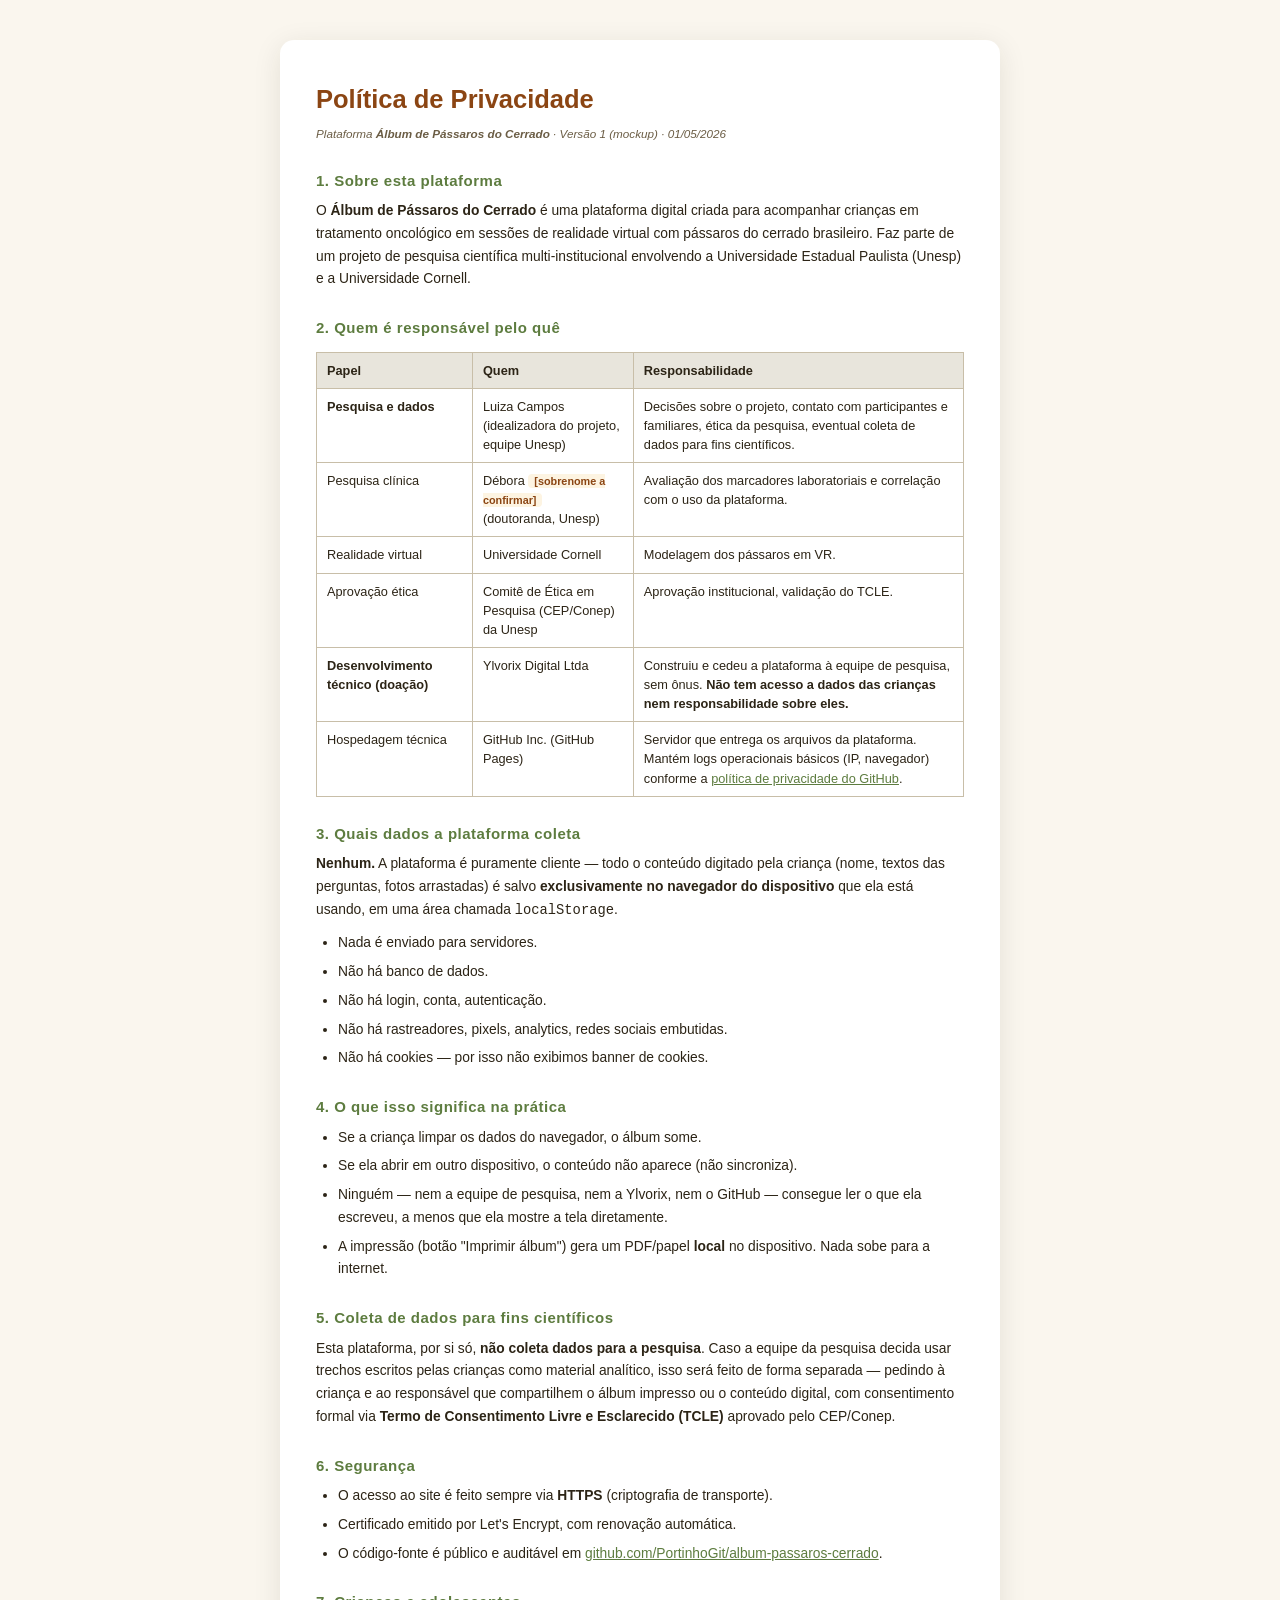
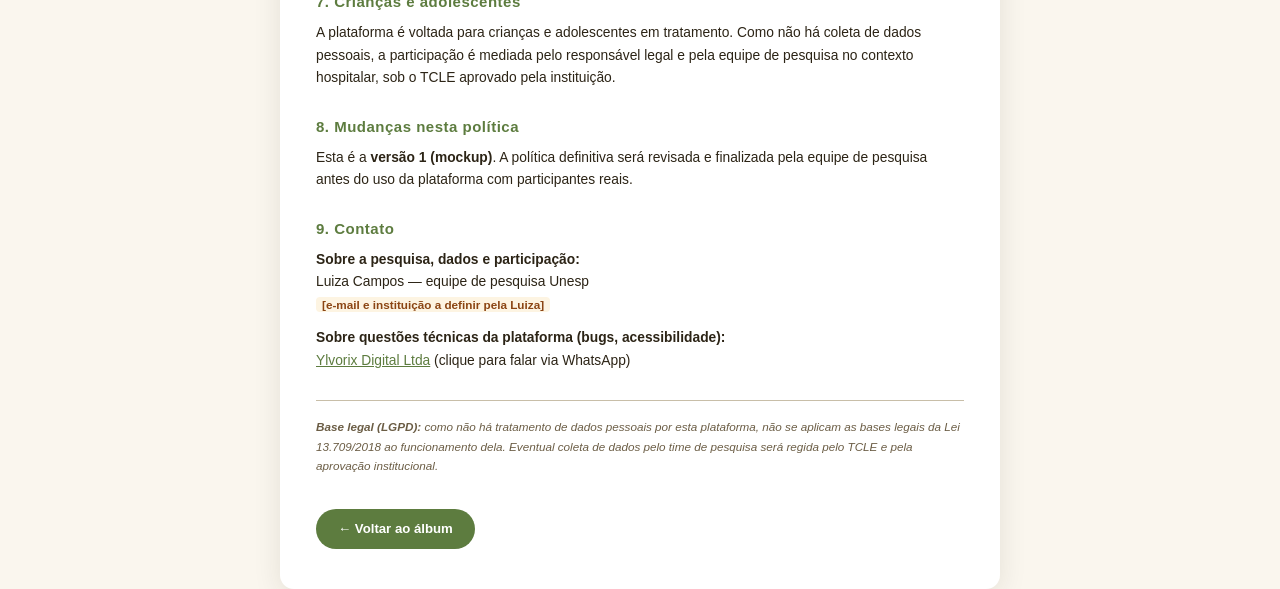
<file: privacidade.html>
<!DOCTYPE html>
<html lang="pt-BR">
<head>
  <meta charset="UTF-8">
  <meta name="viewport" content="width=device-width, initial-scale=1.0">
  <title>Privacidade — Álbum de Pássaros do Cerrado</title>
  <link rel="icon" type="image/x-icon" href="favicon.ico">
  <link rel="icon" type="image/png" sizes="32x32" href="favicon-32.png">
  <link rel="apple-touch-icon" href="apple-touch-icon.png">
  <meta name="theme-color" content="#A0392E">
  <link rel="stylesheet" href="style.css?v=6">
  <style>
    body { background: var(--fundo); padding: 40px 20px; }
    .doc {
      max-width: 720px;
      margin: 0 auto;
      background: white;
      padding: 40px 36px;
      border-radius: 14px;
      box-shadow: 0 6px 28px rgba(44,36,22,0.10);
    }
    .doc h1 {
      font-size: 1.7rem;
      color: var(--terra);
      margin-bottom: 6px;
    }
    .doc .data {
      font-size: 0.78rem;
      color: var(--texto-claro);
      font-style: italic;
      margin-bottom: 24px;
    }
    .doc h2 {
      font-size: 1rem;
      color: var(--verde);
      margin-top: 26px;
      margin-bottom: 8px;
      letter-spacing: 0.5px;
    }
    .doc p, .doc li {
      font-size: 0.92rem;
      line-height: 1.65;
      color: var(--texto);
      margin-bottom: 10px;
    }
    .doc ul, .doc ol { margin-left: 22px; }
    .doc li { margin-bottom: 6px; }
    .doc a { color: var(--verde); }
    .doc .voltar {
      display: inline-block;
      margin-top: 24px;
      padding: 10px 22px;
      background: var(--verde);
      color: white;
      border-radius: 22px;
      text-decoration: none;
      font-size: 0.88rem;
      font-weight: 600;
    }
    .doc .placeholder {
      background: rgba(232,163,23,0.12);
      padding: 1px 6px;
      border-radius: 4px;
      font-size: 0.85em;
      color: var(--terra);
      font-weight: 600;
    }
    .doc table {
      width: 100%;
      border-collapse: collapse;
      margin: 12px 0;
      font-size: 0.85rem;
    }
    .doc th, .doc td {
      border: 1px solid var(--linha);
      padding: 8px 10px;
      text-align: left;
      vertical-align: top;
    }
    .doc th { background: var(--cinza-claro); font-weight: 700; }
  </style>
</head>
<body>
  <div class="doc">
    <h1>Política de Privacidade</h1>
    <p class="data">Plataforma <strong>Álbum de Pássaros do Cerrado</strong> · Versão 1 (mockup) · 01/05/2026</p>

    <h2>1. Sobre esta plataforma</h2>
    <p>
      O <strong>Álbum de Pássaros do Cerrado</strong> é uma plataforma digital criada para acompanhar
      crianças em tratamento oncológico em sessões de realidade virtual com pássaros do cerrado
      brasileiro. Faz parte de um projeto de pesquisa científica multi-institucional envolvendo
      a Universidade Estadual Paulista (Unesp) e a Universidade Cornell.
    </p>

    <h2>2. Quem é responsável pelo quê</h2>
    <table>
      <tr>
        <th>Papel</th>
        <th>Quem</th>
        <th>Responsabilidade</th>
      </tr>
      <tr>
        <td><strong>Pesquisa e dados</strong></td>
        <td>Luiza Campos<br>(idealizadora do projeto, equipe Unesp)</td>
        <td>Decisões sobre o projeto, contato com participantes e familiares, ética da pesquisa, eventual coleta de dados para fins científicos.</td>
      </tr>
      <tr>
        <td>Pesquisa clínica</td>
        <td>Débora <span class="placeholder">[sobrenome a confirmar]</span><br>(doutoranda, Unesp)</td>
        <td>Avaliação dos marcadores laboratoriais e correlação com o uso da plataforma.</td>
      </tr>
      <tr>
        <td>Realidade virtual</td>
        <td>Universidade Cornell</td>
        <td>Modelagem dos pássaros em VR.</td>
      </tr>
      <tr>
        <td>Aprovação ética</td>
        <td>Comitê de Ética em Pesquisa (CEP/Conep) da Unesp</td>
        <td>Aprovação institucional, validação do TCLE.</td>
      </tr>
      <tr>
        <td><strong>Desenvolvimento técnico (doação)</strong></td>
        <td>Ylvorix Digital Ltda</td>
        <td>Construiu e cedeu a plataforma à equipe de pesquisa, sem ônus. <strong>Não tem acesso a dados das crianças nem responsabilidade sobre eles.</strong></td>
      </tr>
      <tr>
        <td>Hospedagem técnica</td>
        <td>GitHub Inc. (GitHub Pages)</td>
        <td>Servidor que entrega os arquivos da plataforma. Mantém logs operacionais básicos (IP, navegador) conforme a <a href="https://docs.github.com/site-policy/privacy-policies/github-general-privacy-statement" target="_blank">política de privacidade do GitHub</a>.</td>
      </tr>
    </table>

    <h2>3. Quais dados a plataforma coleta</h2>
    <p><strong>Nenhum.</strong> A plataforma é puramente cliente — todo o conteúdo digitado pela criança (nome, textos das perguntas, fotos arrastadas) é salvo <strong>exclusivamente no navegador do dispositivo</strong> que ela está usando, em uma área chamada <code>localStorage</code>.</p>
    <ul>
      <li>Nada é enviado para servidores.</li>
      <li>Não há banco de dados.</li>
      <li>Não há login, conta, autenticação.</li>
      <li>Não há rastreadores, pixels, analytics, redes sociais embutidas.</li>
      <li>Não há cookies — por isso não exibimos banner de cookies.</li>
    </ul>

    <h2>4. O que isso significa na prática</h2>
    <ul>
      <li>Se a criança limpar os dados do navegador, o álbum some.</li>
      <li>Se ela abrir em outro dispositivo, o conteúdo não aparece (não sincroniza).</li>
      <li>Ninguém — nem a equipe de pesquisa, nem a Ylvorix, nem o GitHub — consegue ler o que ela escreveu, a menos que ela mostre a tela diretamente.</li>
      <li>A impressão (botão "Imprimir álbum") gera um PDF/papel <strong>local</strong> no dispositivo. Nada sobe para a internet.</li>
    </ul>

    <h2>5. Coleta de dados para fins científicos</h2>
    <p>
      Esta plataforma, por si só, <strong>não coleta dados para a pesquisa</strong>. Caso a equipe da pesquisa
      decida usar trechos escritos pelas crianças como material analítico, isso será feito de forma
      separada — pedindo à criança e ao responsável que compartilhem o álbum impresso ou o conteúdo
      digital, com consentimento formal via <strong>Termo de Consentimento Livre e Esclarecido (TCLE)</strong>
      aprovado pelo CEP/Conep.
    </p>

    <h2>6. Segurança</h2>
    <ul>
      <li>O acesso ao site é feito sempre via <strong>HTTPS</strong> (criptografia de transporte).</li>
      <li>Certificado emitido por Let's Encrypt, com renovação automática.</li>
      <li>O código-fonte é público e auditável em <a href="https://github.com/PortinhoGit/album-passaros-cerrado" target="_blank">github.com/PortinhoGit/album-passaros-cerrado</a>.</li>
    </ul>

    <h2>7. Crianças e adolescentes</h2>
    <p>
      A plataforma é voltada para crianças e adolescentes em tratamento. Como não há coleta
      de dados pessoais, a participação é mediada pelo responsável legal e pela equipe de pesquisa
      no contexto hospitalar, sob o TCLE aprovado pela instituição.
    </p>

    <h2>8. Mudanças nesta política</h2>
    <p>
      Esta é a <strong>versão 1 (mockup)</strong>. A política definitiva será revisada e finalizada pela equipe
      de pesquisa antes do uso da plataforma com participantes reais.
    </p>

    <h2>9. Contato</h2>
    <p>
      <strong>Sobre a pesquisa, dados e participação:</strong><br>
      Luiza Campos — equipe de pesquisa Unesp<br>
      <span class="placeholder">[e-mail e instituição a definir pela Luiza]</span>
    </p>
    <p>
      <strong>Sobre questões técnicas da plataforma (bugs, acessibilidade):</strong><br>
      <a href="https://wa.me/5511999381625">Ylvorix Digital Ltda</a> (clique para falar via WhatsApp)
    </p>

    <p style="margin-top: 28px; font-size: 0.78rem; color: var(--texto-claro); font-style: italic; border-top: 1px solid var(--linha); padding-top: 16px;">
      <strong>Base legal (LGPD):</strong> como não há tratamento de dados pessoais por esta plataforma,
      não se aplicam as bases legais da Lei 13.709/2018 ao funcionamento dela. Eventual coleta de dados
      pelo time de pesquisa será regida pelo TCLE e pela aprovação institucional.
    </p>

    <a href="index.html" class="voltar">← Voltar ao álbum</a>
  </div>
</body>
</html>
</file>
<file: style.css>
/* ─── Reset e base ──────────────────────────────────────────────────────── */
* { box-sizing: border-box; margin: 0; padding: 0; }

:root {
  --fundo: #FAF6EE;
  --terra: #8B4513;
  --verde: #5D7C3F;
  --amarelo: #E8A317;
  --azul: #2C5F8D;
  --vermelho: #A0392E;
  --texto: #2C2416;
  --texto-claro: #6B5D45;
  --cinza-claro: #E8E5DC;
  --linha: #C8BEA8;
  --shadow: 0 2px 12px rgba(44,36,22,0.08);
}

html, body {
  height: 100%;
  font-family: -apple-system, BlinkMacSystemFont, "Segoe UI", Helvetica, Arial, sans-serif;
  background: var(--fundo);
  color: var(--texto);
  font-size: 15px;
  line-height: 1.5;
}

button {
  font-family: inherit;
  font-size: inherit;
  cursor: pointer;
  border: none;
  background: none;
}

input, textarea {
  font-family: inherit;
  font-size: inherit;
  color: inherit;
  background: transparent;
  border: none;
  outline: none;
}

/* ─── Tela Capa (compacta, fit em viewport) ─────────────────────────────── */
.tela-capa {
  height: 100vh;
  width: 100vw;
  padding: 20px 16px;
  display: flex;
  align-items: center;
  justify-content: center;
  background: var(--fundo);
  overflow: hidden;
}

.capa-wrap {
  width: 100%;
  max-width: 640px;
  max-height: 100%;
  text-align: center;
  display: flex;
  flex-direction: column;
  gap: 10px;
  align-items: center;
}

.capa-eyebrow {
  font-size: 0.62rem;
  letter-spacing: 2.5px;
  color: var(--verde);
  font-weight: 600;
  text-transform: uppercase;
  margin: 0;
}

.capa-h1 {
  font-size: 1.5rem;
  font-weight: 800;
  color: var(--terra);
  line-height: 1.1;
  margin: 0;
  max-width: 480px;
}

.capa-sub {
  font-size: 0.82rem;
  font-style: italic;
  color: var(--texto-claro);
  margin: 0 0 6px;
}

.grade-aves {
  display: grid;
  grid-template-columns: repeat(6, 1fr);
  gap: 6px;
  width: 100%;
  max-width: 560px;
  margin: 0;
}

.grade-aves img {
  width: 100%;
  aspect-ratio: 1;
  object-fit: cover;
  border-radius: 8px;
  box-shadow: 0 3px 10px rgba(44,36,22,0.14);
  display: block;
}

.capa-form {
  background: white;
  border-radius: 12px;
  padding: 14px 20px;
  width: 100%;
  max-width: 340px;
  box-shadow: 0 4px 16px rgba(44,36,22,0.10);
}

.capa-form label {
  display: block;
  font-size: 0.75rem;
  color: var(--texto-claro);
  margin-bottom: 4px;
  text-align: left;
}

.capa-form input {
  width: 100%;
  border-bottom: 2px dashed var(--linha);
  padding: 5px 4px;
  font-size: 0.95rem;
  margin-bottom: 10px;
  text-align: center;
}

.capa-form input:focus { border-bottom-color: var(--verde); }

.btn-comecar {
  background: var(--verde);
  color: white;
  padding: 9px 20px;
  border-radius: 22px;
  font-size: 0.85rem;
  font-weight: 600;
  width: 100%;
  transition: transform 0.15s, box-shadow 0.2s;
}

.btn-comecar:hover {
  transform: translateY(-1px);
  box-shadow: 0 6px 18px rgba(93,124,63,0.35);
}

.capa-foot {
  margin: 0;
  font-size: 0.62rem;
  color: var(--texto-claro);
  line-height: 1.5;
}

.capa-mockup {
  display: inline-block;
  font-size: 0.58rem;
  font-weight: 700;
  letter-spacing: 1.2px;
  color: var(--vermelho);
  background: rgba(160,57,46,0.08);
  padding: 2px 8px;
  border-radius: 8px;
  margin-bottom: 2px;
}
.capa-foot strong { color: var(--terra); }

@media (max-height: 720px) {
  .capa-h1 { font-size: 1.3rem; }
  .grade-aves { max-width: 480px; }
  .capa-form { padding: 12px 18px; }
}

@media (max-width: 600px) {
  .grade-aves { grid-template-columns: repeat(3, 1fr); gap: 5px; max-width: 320px; }
  .capa-h1 { font-size: 1.3rem; }
}

/* ─── Layout Principal (3 colunas) ──────────────────────────────────────── */
.app {
  display: none;
  grid-template-columns: 280px 1fr;
  height: 100vh;
}

.app.ativo { display: grid; }

/* Sidebar com banco de fotos */
.sidebar {
  background: #f1ecdf;
  border-right: 1px solid var(--linha);
  display: flex;
  flex-direction: column;
  overflow: hidden;
}

.sidebar-header {
  padding: 16px 18px;
  border-bottom: 1px solid var(--linha);
  background: var(--fundo);
}

.sidebar-header h2 {
  font-size: 0.85rem;
  letter-spacing: 1px;
  color: var(--terra);
  margin-bottom: 4px;
}

.sidebar-header p {
  font-size: 0.72rem;
  color: var(--texto-claro);
  font-style: italic;
}

.sidebar-busca {
  padding: 10px 14px;
  border-bottom: 1px solid var(--linha);
}

.sidebar-busca input {
  width: 100%;
  padding: 7px 12px;
  background: white;
  border: 1px solid var(--linha);
  border-radius: 18px;
  font-size: 0.85rem;
}

.banco-aves {
  flex: 1;
  overflow-y: auto;
  padding: 12px;
  display: grid;
  grid-template-columns: 1fr 1fr;
  gap: 10px;
  align-content: start;
}

.figurinha {
  background: white;
  border-radius: 8px;
  padding: 6px;
  box-shadow: var(--shadow);
  cursor: grab;
  transition: transform 0.15s, opacity 0.2s;
  position: relative;
}

.figurinha:hover {
  transform: scale(1.04);
  z-index: 2;
}

.figurinha.usada {
  opacity: 0.25;
  cursor: default;
  filter: grayscale(0.6);
}

.figurinha.dragging {
  opacity: 0.5;
}

.figurinha img {
  width: 100%;
  aspect-ratio: 1;
  object-fit: cover;
  border-radius: 5px;
  pointer-events: none;
  display: block;
}

.figurinha .nome {
  font-size: 0.62rem;
  text-align: center;
  margin-top: 4px;
  color: var(--texto-claro);
  line-height: 1.15;
}

/* Coluna principal */
.principal {
  display: flex;
  flex-direction: column;
  overflow: hidden;
  background: var(--fundo);
}

.topbar {
  display: flex;
  align-items: center;
  justify-content: space-between;
  padding: 12px 24px;
  background: white;
  border-bottom: 1px solid var(--linha);
  box-shadow: 0 1px 4px rgba(0,0,0,0.04);
  z-index: 10;
}

.topbar-info {
  display: flex;
  align-items: center;
  gap: 16px;
}

.topbar-info .ola {
  font-size: 0.9rem;
  color: var(--texto-claro);
}

.topbar-info .ola strong {
  color: var(--verde);
}

.nav-paginas {
  display: flex;
  align-items: center;
  gap: 12px;
}

.nav-paginas button {
  background: var(--cinza-claro);
  width: 34px;
  height: 34px;
  border-radius: 50%;
  font-size: 1.1rem;
  color: var(--texto);
  display: inline-flex;
  align-items: center;
  justify-content: center;
}

.nav-paginas button:hover { background: var(--linha); }
.nav-paginas button:disabled { opacity: 0.3; cursor: default; }

.indicador {
  font-size: 0.85rem;
  color: var(--texto-claro);
  min-width: 90px;
  text-align: center;
}

.btn-imprimir {
  background: var(--terra);
  color: white;
  padding: 8px 18px;
  border-radius: 18px;
  font-size: 0.85rem;
  font-weight: 600;
}

.btn-imprimir:hover { background: #6e3610; }

/* Stage onde a página atual é exibida */
.stage {
  flex: 1;
  overflow-y: auto;
  padding: 32px 20px;
  display: flex;
  justify-content: center;
}

.pagina {
  width: 210mm;
  min-height: 297mm;
  background: var(--fundo);
  padding: 18mm 15mm;
  box-shadow: 0 4px 22px rgba(44,36,22,0.12);
  border-radius: 4px;
  position: relative;
}

/* ─── Página de Espécie ─────────────────────────────────────────────────── */
.pag-especie .header-num {
  position: absolute;
  top: 10mm;
  left: 15mm;
  font-size: 60px;
  font-weight: 700;
  color: rgba(139,69,19,0.18);
  line-height: 1;
}

.pag-especie .faixa-cor {
  position: absolute;
  top: 30mm;
  left: 15mm;
  right: 15mm;
  height: 3px;
  border-radius: 2px;
}

.pag-especie .corpo {
  display: grid;
  grid-template-columns: 45% 1fr;
  gap: 24px;
  margin-top: 32mm;
}

.dropzone {
  width: 100%;
  aspect-ratio: 1.1;
  background: white;
  border: 2px dashed var(--linha);
  border-radius: 14px;
  display: flex;
  align-items: center;
  justify-content: center;
  position: relative;
  overflow: hidden;
  transition: all 0.2s;
}

.dropzone.over {
  background: rgba(93,124,63,0.08);
  border-color: var(--verde);
  border-style: solid;
}

.dropzone.errado {
  background: rgba(160,57,46,0.08);
  border-color: var(--vermelho);
  animation: tremor 0.4s;
}

@keyframes tremor {
  0%, 100% { transform: translateX(0); }
  25% { transform: translateX(-4px); }
  75% { transform: translateX(4px); }
}

.dropzone .placeholder {
  text-align: center;
  color: var(--texto-claro);
  font-size: 0.85rem;
  padding: 20px;
}

.dropzone .placeholder span {
  display: block;
  font-size: 2rem;
  margin-bottom: 8px;
  opacity: 0.4;
}

.dropzone img {
  width: 100%;
  height: 100%;
  object-fit: cover;
  border-radius: 12px;
  animation: caiu 0.4s ease-out;
}

@keyframes caiu {
  0% { transform: scale(0.6); opacity: 0; }
  60% { transform: scale(1.05); }
  100% { transform: scale(1); opacity: 1; }
}

.ficha {
  margin-top: 12px;
  font-size: 0.78rem;
  color: var(--texto-claro);
  line-height: 1.6;
}

.ficha .credito {
  font-style: italic;
  font-size: 0.62rem;
  color: var(--linha);
  margin-top: 6px;
}

.info .nome-popular {
  font-size: 1.55rem;
  font-weight: 700;
  line-height: 1.1;
  margin-bottom: 4px;
}

.info .cientifico {
  font-style: italic;
  color: var(--texto-claro);
  font-size: 0.95rem;
  margin-bottom: 12px;
}

.selo-ameacado {
  display: inline-block;
  background: var(--vermelho);
  color: white;
  font-size: 0.65rem;
  font-weight: 700;
  letter-spacing: 0.5px;
  padding: 4px 10px;
  border-radius: 12px;
  margin-bottom: 12px;
}

.info h3 {
  font-size: 0.85rem;
  margin: 14px 0 4px;
}

.info p {
  font-size: 0.85rem;
  line-height: 1.5;
}

.box-curiosidade {
  margin-top: 14px;
  padding: 12px 14px;
  border-radius: 10px;
  border: 1px solid;
  font-size: 0.82rem;
}

.box-curiosidade .titulo {
  font-weight: 700;
  font-size: 0.78rem;
  margin-bottom: 4px;
}

.interativo {
  margin-top: 22px;
  padding-top: 14px;
  border-top: 1px solid var(--linha);
}

.interativo label {
  display: block;
  font-size: 0.8rem;
  color: var(--texto-claro);
  margin-bottom: 4px;
  margin-top: 10px;
}

.interativo input[type="text"], .interativo textarea {
  width: 100%;
  border-bottom: 1px dashed var(--linha);
  padding: 4px 2px;
  font-size: 0.85rem;
}

.interativo textarea {
  border: 1px dashed var(--linha);
  border-radius: 6px;
  padding: 8px;
  resize: vertical;
  min-height: 50px;
}

.box-livre {
  margin-top: 12px;
  background: rgba(0,0,0,0.02);
  border: 1px solid;
  border-radius: 10px;
  padding: 12px 14px;
}

.box-livre .titulo-pergunta {
  font-weight: 700;
  font-size: 0.85rem;
  margin-bottom: 4px;
  letter-spacing: 0.3px;
}

.box-livre .prompt-texto {
  font-size: 0.8rem;
  color: var(--texto);
  line-height: 1.5;
  margin: 0 0 8px;
  font-style: italic;
}

.box-livre textarea {
  border: 1px dashed var(--linha);
  background: rgba(255,255,255,0.6);
  width: 100%;
  font-size: 0.88rem;
  min-height: 60px;
  resize: vertical;
  padding: 8px 10px;
  border-radius: 6px;
  font-family: inherit;
  line-height: 1.5;
}
.box-livre textarea:focus {
  background: white;
  border-style: solid;
}

/* ─── Página Capa Interna ──────────────────────────────────────────────── */
.pag-capa-interna {
  text-align: center;
  display: flex;
  flex-direction: column;
  align-items: center;
  justify-content: center;
}

.pag-capa-interna h1 {
  font-size: 2rem;
  color: var(--terra);
  margin-bottom: 6px;
}

.pag-capa-interna .nome-crianca {
  margin-top: 36px;
  font-size: 1.4rem;
  color: var(--verde);
  font-weight: 700;
}

/* ─── Página Boas-vindas ───────────────────────────────────────────────── */
.pag-texto h1 {
  color: var(--verde);
  font-size: 1.8rem;
  text-align: center;
  margin-bottom: 8px;
}

.pag-texto .faixa { background: var(--terra); height: 2px; margin: 8px 0 28px; }
.pag-texto p {
  font-size: 0.95rem;
  text-align: center;
  margin: 12px auto;
  max-width: 80%;
  line-height: 1.7;
}

/* ─── Mapa ─────────────────────────────────────────────────────────────── */
.pag-mapa h1 {
  color: var(--azul);
  font-size: 1.7rem;
  text-align: center;
  margin-bottom: 10px;
}
.pag-mapa .faixa { background: var(--verde); height: 2px; margin: 10px 0 24px; }
.pag-mapa .img-mapa {
  display: block;
  margin: 0 auto;
  max-width: 80%;
  max-height: 380px;
  border-radius: 8px;
}
.pag-mapa p {
  margin-top: 22px;
  font-size: 0.92rem;
  line-height: 1.6;
}

/* ─── Galeria ──────────────────────────────────────────────────────────── */
.pag-galeria h1 {
  color: var(--terra);
  font-size: 1.7rem;
  text-align: center;
  margin-bottom: 10px;
}
.pag-galeria .faixa { background: var(--amarelo); height: 2px; margin: 10px 0 24px; }
.galeria-grid {
  display: grid;
  grid-template-columns: repeat(3, 1fr);
  gap: 18px;
}
.galeria-grid .slot {
  aspect-ratio: 1;
  border-radius: 10px;
  background: white;
  border: 2px dashed var(--linha);
  display: flex;
  align-items: center;
  justify-content: center;
  position: relative;
  overflow: hidden;
}
.galeria-grid .slot.preenchido { border: none; box-shadow: var(--shadow); }
.galeria-grid .slot img { width: 100%; height: 100%; object-fit: cover; border-radius: 8px; }
.galeria-grid .slot::after {
  content: attr(data-nome);
  position: absolute;
  bottom: -22px;
  left: 0;
  right: 0;
  text-align: center;
  font-size: 0.7rem;
  color: var(--texto-claro);
  font-weight: 600;
}

/* ─── Diário ───────────────────────────────────────────────────────────── */
.pag-diario h1 {
  color: var(--verde);
  font-size: 1.7rem;
  text-align: center;
  margin-bottom: 10px;
}
.pag-diario .faixa { background: var(--terra); height: 2px; margin: 10px 0 24px; }
.pag-diario .area-livre {
  background: white;
  border: 1px solid var(--linha);
  border-radius: 10px;
  height: 230px;
  margin-bottom: 22px;
  padding: 12px;
}
.pag-diario .area-livre textarea {
  width: 100%;
  height: 100%;
  resize: none;
  font-size: 0.95rem;
  line-height: 1.7;
}
.pag-diario .pergunta { margin-bottom: 12px; }
.pag-diario .pergunta label {
  display: block;
  color: var(--verde);
  font-weight: 700;
  font-size: 0.88rem;
  margin-bottom: 4px;
}
.pag-diario .pergunta textarea {
  width: 100%;
  border: 1px dashed var(--linha);
  border-radius: 6px;
  padding: 6px 8px;
  resize: vertical;
  min-height: 40px;
  font-size: 0.85rem;
}

/* ─── Indice 34 ────────────────────────────────────────────────────────── */
.pag-indice h1 {
  color: var(--verde);
  font-size: 1.5rem;
  text-align: center;
  margin-bottom: 10px;
}
.pag-indice .faixa { background: var(--verde); height: 2px; margin: 10px 0 18px; }
.pag-indice .intro { font-size: 0.82rem; margin-bottom: 16px; line-height: 1.5; }
.pag-indice .grid {
  display: grid;
  grid-template-columns: repeat(6, 1fr);
  gap: 6px;
}
.pag-indice .cell {
  aspect-ratio: 0.85;
  border: 1px dashed var(--linha);
  border-radius: 4px;
  background: var(--cinza-claro);
  padding: 4px 3px;
  display: flex;
  flex-direction: column;
  align-items: center;
  justify-content: flex-end;
  overflow: hidden;
  text-align: center;
}
.pag-indice .cell.detalhada {
  border: 2px solid;
  background: white;
}
.pag-indice .cell.preenchida {
  background-size: cover;
  background-position: center;
  background-color: white;
  position: relative;
}
.pag-indice .cell.preenchida::before {
  content: "";
  position: absolute;
  inset: 0;
  background: linear-gradient(transparent 50%, rgba(0,0,0,0.55));
}
.pag-indice .cell .nome-cell {
  font-size: 0.55rem;
  font-weight: 600;
  line-height: 1.1;
  position: relative;
  z-index: 1;
}
.pag-indice .cell.preenchida .nome-cell { color: white; }

/* ─── Assinatura ───────────────────────────────────────────────────────── */
.pag-assinatura h1 {
  color: var(--azul);
  font-size: 1.8rem;
  text-align: center;
  margin-bottom: 10px;
}
.pag-assinatura .faixa { background: var(--amarelo); height: 2px; margin: 10px 0 30px; }
.pag-assinatura p {
  text-align: center;
  margin: 10px auto;
  max-width: 75%;
  font-size: 0.95rem;
  line-height: 1.6;
}
.pag-assinatura .linha-nome {
  margin: 50px auto 8px;
  width: 70%;
  border-bottom: 2px dashed var(--terra);
  padding: 8px 4px;
  text-align: center;
  font-size: 1.4rem;
  font-weight: 700;
  color: var(--texto);
  min-height: 40px;
}
.pag-assinatura .label-nome {
  text-align: center;
  font-size: 0.75rem;
  color: var(--texto-claro);
  margin-bottom: 30px;
}
.pag-assinatura .linha-data {
  margin: 0 auto;
  width: 40%;
  border-bottom: 1.5px dashed var(--linha);
  padding: 6px;
  text-align: center;
  color: var(--texto);
}
.pag-assinatura .label-data {
  text-align: center;
  font-size: 0.75rem;
  color: var(--texto-claro);
  margin-top: 4px;
}

/* ─── Sobre & Créditos ─────────────────────────────────────────────────── */
.pag-sobre h1, .pag-creditos h1 {
  color: var(--verde);
  font-size: 1.5rem;
  margin-bottom: 8px;
  text-align: center;
}
.pag-sobre .faixa, .pag-creditos .faixa { background: var(--verde); height: 2px; margin: 8px 0 18px; }
.pag-sobre p, .pag-creditos p { font-size: 0.85rem; margin: 8px 0; line-height: 1.55; }
.pag-sobre h3, .pag-creditos h3 {
  color: var(--terra);
  font-size: 1rem;
  margin-top: 18px;
  margin-bottom: 6px;
}
.pag-sobre li, .pag-creditos li {
  font-size: 0.82rem;
  margin: 5px 0 5px 18px;
  line-height: 1.5;
}
.pag-creditos a { color: var(--verde); text-decoration: underline; word-break: break-all; }

/* Rodapé universal das páginas — estático na tela, absolute na impressão */
.pagina-rodape {
  margin-top: 36px;
  padding-top: 14px;
  border-top: 1px solid var(--linha);
  text-align: center;
  font-size: 0.65rem;
  color: var(--texto-claro);
  line-height: 1.6;
}
.pagina-rodape a { color: var(--verde); text-decoration: underline; }

/* Toast de feedback */
.toast {
  position: fixed;
  bottom: 30px;
  left: 50%;
  transform: translateX(-50%) translateY(100px);
  background: var(--texto);
  color: white;
  padding: 12px 22px;
  border-radius: 24px;
  font-size: 0.88rem;
  box-shadow: 0 8px 24px rgba(0,0,0,0.25);
  opacity: 0;
  transition: all 0.3s;
  z-index: 100;
  pointer-events: none;
}
.toast.show {
  opacity: 1;
  transform: translateX(-50%) translateY(0);
}

/* ─── Drawer / botões mobile ─────────────────────────────────────────────── */
.btn-banco-mobile {
  display: none;
  background: var(--verde);
  color: white;
  width: 38px;
  height: 38px;
  border-radius: 50%;
  font-size: 1.1rem;
  align-items: center;
  justify-content: center;
}

.btn-fechar-banco {
  display: none;
  position: absolute;
  top: 10px;
  right: 12px;
  width: 32px;
  height: 32px;
  border-radius: 50%;
  background: var(--cinza-claro);
  color: var(--texto);
  font-size: 1rem;
  align-items: center;
  justify-content: center;
}

.sidebar-overlay {
  display: none;
  position: fixed;
  inset: 0;
  background: rgba(0,0,0,0.4);
  z-index: 40;
  opacity: 0;
  transition: opacity 0.25s;
}
.sidebar-overlay.ativo {
  display: block;
  opacity: 1;
}

/* ─── Responsivo: mobile (≤768px) — uma coluna, sidebar como drawer ────── */
@media (max-width: 768px) {
  .app.ativo { grid-template-columns: 1fr; }

  .sidebar {
    position: fixed;
    top: 0;
    left: 0;
    width: 85%;
    max-width: 320px;
    height: 100vh;
    z-index: 50;
    transform: translateX(-100%);
    transition: transform 0.3s ease;
    box-shadow: 4px 0 20px rgba(0,0,0,0.15);
  }
  .sidebar.aberta { transform: translateX(0); }

  .btn-banco-mobile { display: inline-flex; }
  .btn-fechar-banco { display: inline-flex; }

  .topbar {
    padding: 10px 12px;
    gap: 8px;
    flex-wrap: wrap;
  }
  .topbar-info { display: none; }

  .nav-paginas { gap: 6px; }
  .nav-paginas button { width: 30px; height: 30px; font-size: 0.95rem; }
  .indicador { font-size: 0.78rem; min-width: 60px; }

  .btn-imprimir {
    padding: 6px 12px;
    font-size: 0.75rem;
  }

  .stage { padding: 14px 8px; }

  .pagina {
    width: 100%;
    min-height: auto;
    padding: 18px 14px 24px;
    border-radius: 8px;
  }

  /* Rodapé já é estático por padrão — só ajusta margin no mobile */
  .pagina-rodape { margin-top: 24px; padding-top: 12px; }

  /* Página de espécie em coluna única no mobile */
  .pag-especie .header-num { font-size: 36px; top: 6mm; left: 14px; }
  .pag-especie .faixa-cor { top: 22mm; left: 14px; right: 14px; }
  .pag-especie .corpo {
    grid-template-columns: 1fr;
    gap: 14px;
    margin-top: 24mm;
  }
  .dropzone { aspect-ratio: 1.3; }
  .info .nome-popular { font-size: 1.3rem; }

  /* Galeria 2 colunas no mobile */
  .galeria-grid { grid-template-columns: 1fr 1fr; gap: 14px; }

  /* Banco de figurinhas: coluna única no mobile (drawer estreito) */
  .banco-aves { grid-template-columns: 1fr; gap: 8px; }

  /* Índice — 4 colunas em vez de 6 */
  .pag-indice .grid { grid-template-columns: repeat(4, 1fr); }

  /* Mapa menor */
  .pag-mapa .img-mapa { max-width: 100%; max-height: 260px; }
}

/* Telas muito pequenas (≤420px) */
@media (max-width: 420px) {
  .pag-indice .grid { grid-template-columns: repeat(3, 1fr); }
  .galeria-grid { grid-template-columns: 1fr; }
  .pag-especie .header-num { font-size: 28px; }
}

/* ─── Print ────────────────────────────────────────────────────────────── */
@media print {
  @page { size: A4; margin: 0; }
  body { background: white; }
  .tela-capa, .topbar, .sidebar { display: none !important; }
  .app { display: block !important; }
  .principal { overflow: visible; }
  .stage {
    overflow: visible;
    padding: 0;
    display: block;
  }
  .pagina {
    width: 210mm;
    min-height: 297mm;
    page-break-after: always;
    box-shadow: none;
    border-radius: 0;
    margin: 0 auto;
    background: white;
  }
  .pagina:last-child { page-break-after: auto; }
  .dropzone { border-style: solid; border-color: transparent; }
  .dropzone .placeholder { display: none; }
  .figurinha { display: none; }
  textarea, input { border: none !important; }
  /* Na impressão, rodapé volta a ficar fixo no canto inferior do A4 */
  .pagina-rodape {
    position: absolute;
    bottom: 8mm;
    left: 15mm;
    right: 15mm;
    margin: 0;
    padding: 0;
    border: none;
  }
}
</file>
